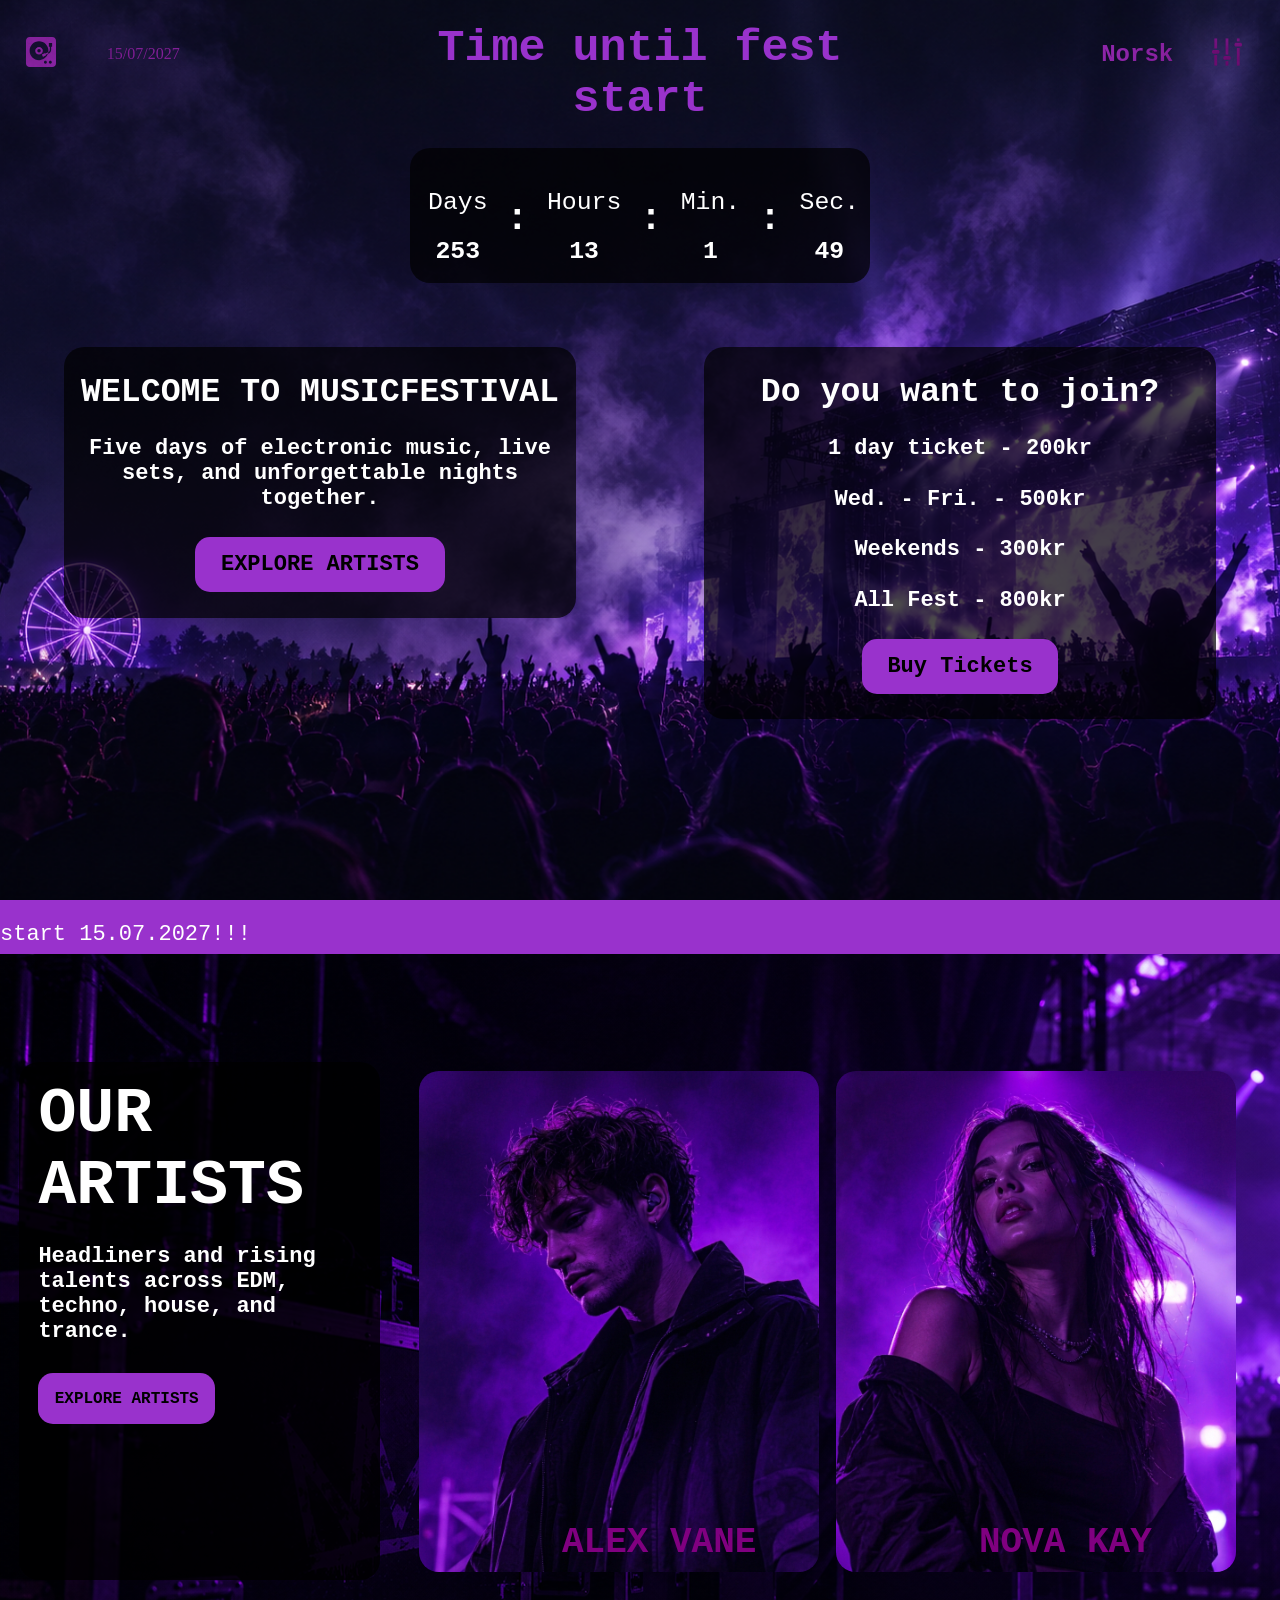
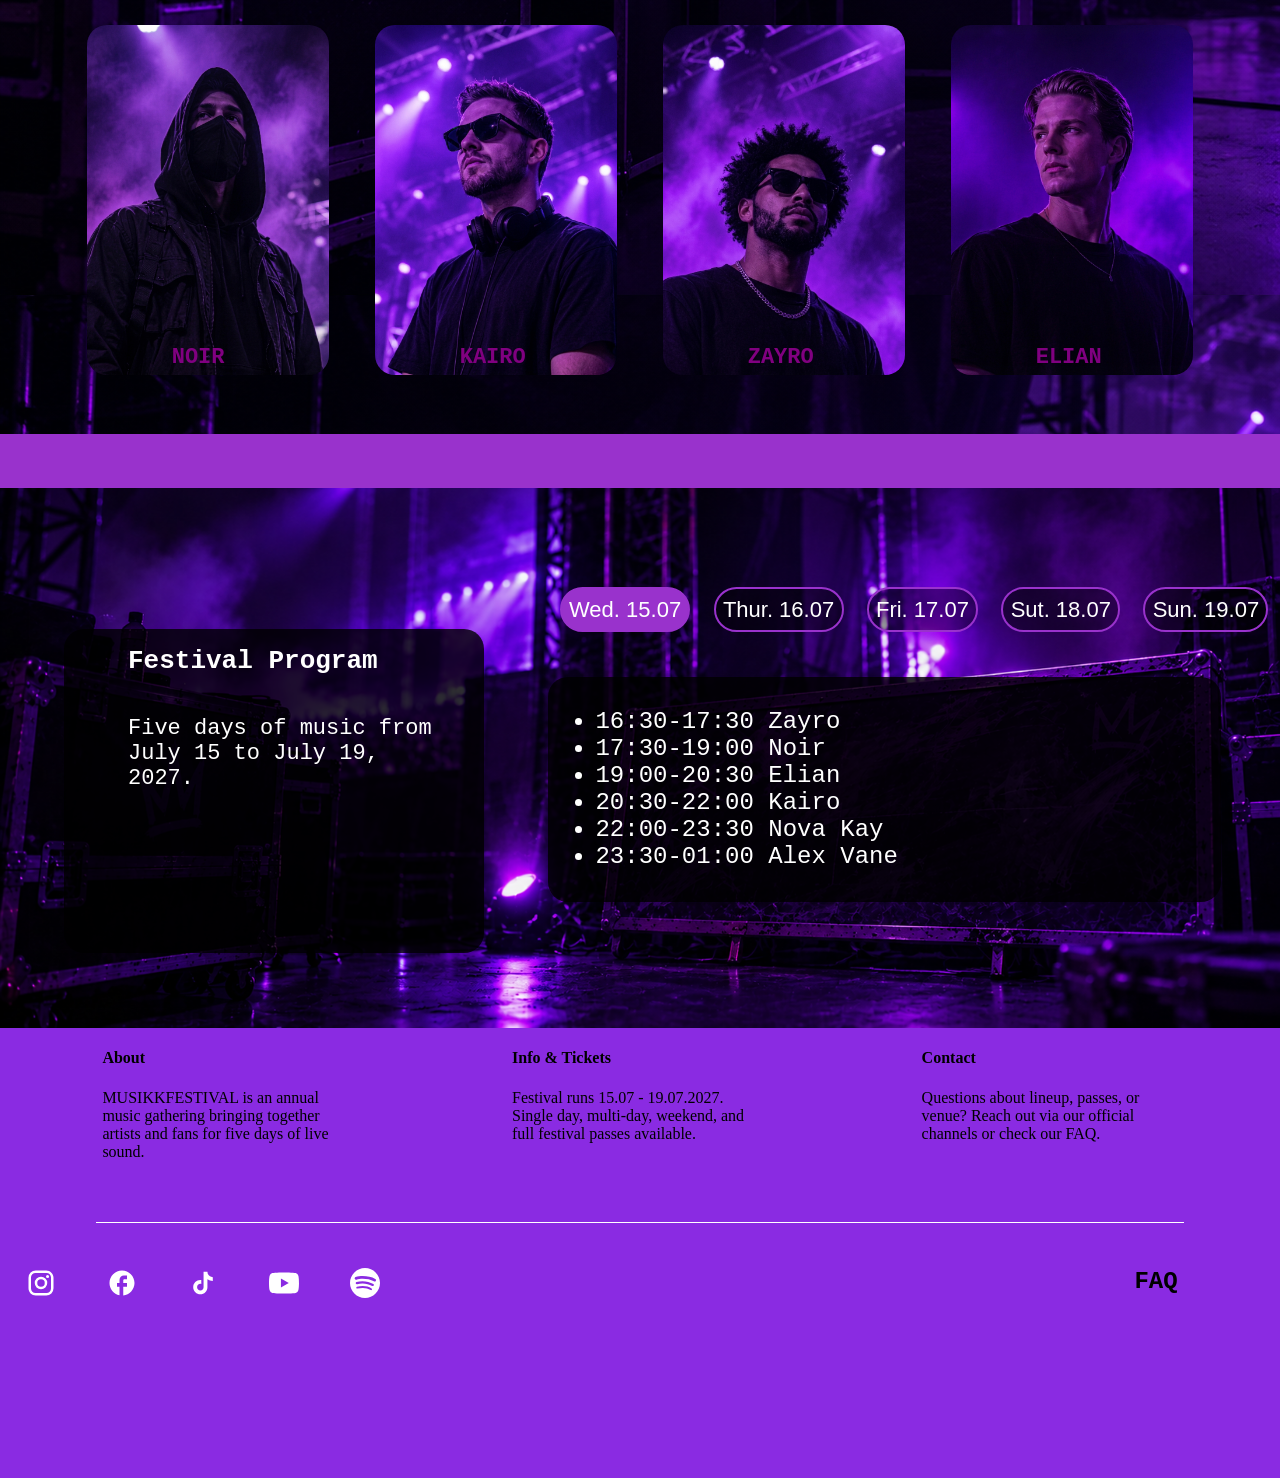
<file: index.html>
<!DOCTYPE html>
<html lang="en">
<head>
    <meta charset="UTF-8">
    <meta name="viewport" content="width=device-width, initial-scale=1.0">
    <title>MUSIKKFESTIVAL</title>
    <link rel="stylesheet" href="css/style.css">
</head>
<body class="body">
    <hdr class="hdr">
        <a href="index.html" id="hdrLogo" class="hdrItem">
            <svg viewBox="0 0 512 512" >
                <g>
                	<path class="st0" d="M222.311,168.91c-36.324,0-65.763,29.446-65.763,65.778c0,36.324,29.439,65.763,65.763,65.763
                		c36.324,0,65.77-29.438,65.77-65.763C288.081,198.356,258.635,168.91,222.311,168.91z M222.311,263.581
                		c-15.964,0-28.9-12.928-28.9-28.908c0-15.957,12.936-28.908,28.9-28.908c15.964,0,28.9,12.951,28.9,28.908
                		C251.211,250.654,238.275,263.581,222.311,263.581z"/>
                	<path class="st0" d="M378.253,260.656l-48.714,22.512l-1.141-2.467c-1.952-4.234-6.973-6.082-11.215-4.137l-38.904,17.957
                		c-4.242,1.952-6.09,6.982-4.138,11.216l11.666,25.269c1.952,4.242,6.982,6.09,11.216,4.129l38.903-17.949
                		c4.242-1.961,6.098-6.974,4.138-11.216l-1.148-2.49l34.781-16.053c3.214-8.95,5.52-18.351,7.014-27.96
                		C379.892,259.901,379.072,260.287,378.253,260.656z"/>
                	<path class="st0" d="M450.355,0.008L61.637,0C27.603,0.016,0.012,27.583,0.004,61.641v388.71
                		c0.008,34.05,27.582,61.641,61.633,61.641L450.355,512c34.051-0.008,61.624-27.599,61.641-61.649V61.641
                		C511.979,27.583,484.397,0.016,450.355,0.008z M331.428,455.461c-13.892,0-25.164-11.272-25.164-25.164
                		c0-13.899,11.272-25.164,25.164-25.164c13.9,0,25.164,11.265,25.164,25.164C356.592,444.188,345.328,455.461,331.428,455.461z
                		 M415.308,455.461c-13.892,0-25.164-11.272-25.164-25.164c0-13.899,11.272-25.164,25.164-25.164
                		c13.9,0,25.164,11.265,25.164,25.164C440.472,444.188,429.208,455.461,415.308,455.461z M445.478,167.826h-16.382
                		c0,24.971,0,48.392,0,48.392c0,27.808-16.174,53.164-41.458,64.79l-13.94,6.42c-21.766,62.637-81.342,107.582-151.354,107.582
                		c-88.58,0-160.312-71.797-160.312-160.305c0-88.58,71.732-160.305,160.312-160.305c88.5,0,160.305,71.724,160.305,160.305
                		c0,8.42-0.667,16.704-1.937,24.763c15.957-8.429,26.016-25.06,26.016-43.25c0,0,0-23.421,0-48.392h-16.148v-67.105h54.899V167.826z
                		"/>
                </g>
            </svg>
        </a>
        <p id="startDate" class="hdrItem">15/07/2027</p>
        <a href="" id="langButt" class="hdrItem" data-lang="langBtnText">English</a>
        <a href="" id="hdrMenuButt" class="hdrItem">
            <svg  viewBox="0 0 512 512" >
            <g>
	            <rect x="424" y="24" class="st0" width="48" height="52"/>
	            <rect x="424" y="188" class="st0" width="48" height="300"/>
	            <path class="st0" d="M484.79,100h-73.578C396.188,100,384,112.188,384,127.211v9.578c0,15.023,12.188,27.21,27.211,27.21h73.578
	            	c15.023,0,27.21-12.187,27.21-27.21v-9.578C512,112.188,499.813,100,484.79,100z"/>
	            <rect x="231.985" y="24" class="st0" width="48" height="276.641"/>
	            <rect x="231.985" y="412.641" class="st0" width="48" height="75.359"/>
	            <path class="st0" d="M292.774,324.641h-73.578c-15.023,0-27.21,12.187-27.21,27.211v9.578c0,15.024,12.187,27.211,27.21,27.211
	            	h73.578c15.023,0,27.211-12.187,27.211-27.211v-9.578C319.985,336.828,307.797,324.641,292.774,324.641z"/>
	            <rect x="40" y="308" class="st0" width="48" height="180"/>
	            <rect x="40" y="24" class="st0" width="48" height="172"/>
	            <path class="st0" d="M100.79,220H27.211C12.188,220,0,232.188,0,247.211v9.578C0,271.813,12.188,284,27.211,284h73.578
	            	c15.023,0,27.21-12.187,27.21-27.21v-9.578C128,232.188,115.813,220,100.79,220z"/>
            </g>
            </svg>
            
        </a>
    </hdr>
    <div id="menuOverlay">
        <div id="menuBox">
            <a href="" id="closeMenuButt">X</a>
            <a href="index.html" class="menuLink" data-lang="menuHome">Home</a>
            <a href="artists.html" class="menuLink" data-lang="menuArtists">Artists</a>
            <a href="tickets.html" class="menuLink" data-lang="menuTickets">Tickets</a>
            <a href="faq.html" class="menuLink" data-lang="menuFaq">FAQ</a>
        </div>
    </div>
    <main class="main">
        <div id="frame1">
            <div class="counterBox">
                <h2 id="counterTitle" data-lang="counterTitle">Time until fest start</h2>
                <div id="counterTimer">
                    <div class="counterNameBox">
                        <p data-lang="daysLabel">Days</p>
                        <h1 id="days">160</h1>
                    </div>
                    <h4>:</h4>
                    <div class="counterNameBox">
                        <p data-lang="hoursLabel">Hours</p>
                        <h1 id="hours">14</h1>
                    </div>
                    <h4>:</h4>
                    <div class="counterNameBox">
                        <p data-lang="minLabel">Min.</p>
                        <h1 id="minutes">47</h1>
                    </div>
                    <h4>:</h4>
                    <div class="counterNameBox">
                        <p data-lang="secLabel">Sec.</p>
                        <h1 id="seconds">57</h1>
                    </div>
                </div>
            </div>

            <div id="f1Row">   
                <div class="f1Box">
                    <h1 data-lang="heroTitle">VELKOMEN TIL MUSIKKFESTIVAL</h1>
                    <h3 data-lang="heroSub">Five days of electronic music, live sets, and unforgettable nights together.</h3>
                    <a href="artists.html" class="butt">
                        <p data-lang="exploreBtn">EXPLORE ARTISTS</p>

                    </a>
                </div>
                <div class="f1Box" id="ticketBox">
                    <h1 data-lang="joinTitle">Do you want to join?</h1>
                    <h3>1 day ticket - 200kr</h3>
                    <h3>Wed. - Fri. - 500kr</h3>
                    <h3>Weekends - 300kr</h3>
                    <h3>All Fest - 800kr</h3>
                    <a href="tickets.html" class="butt">
                        <p data-lang="buyBtn">Buy Tickets</p>
                    </a>
                </div>
            </div>
            
        </div>
        <div id="lineBetween">
            <p id="inLineText"> start 15.07.2027!!!</p>
        </div>
        <div id="frame2">
            <div class="f2TitleBox">
                <h1 data-lang="ourArtistsTitle">OUR ARTISTS</h1>
                <p data-lang="ourArtistsSub">Headliners and rising talents across EDM, techno, house, and trance.</p>
                <a href="artists.html" class="butt" data-lang="exploreBtn">EXPLORE ARTISTS</a>
            </div>
            <div class="mainArtistsBox">
                <div class="mainArtist" id="m1">
                    <a href="artists.html">ALEX VANE</a>
                </div>
                <div class="mainArtist" id="m2">
                    <a href="artists.html">NOVA KAY</a>
                </div>
            </div>
            <div class="smallArtistsBox">
                <div class="smallArtist" id="s1">
                    <a href="artists.html">NOIR</a>
                </div>
                <div class="smallArtist" id="s2">
                    <a href="artists.html">KAIRO</a>
                </div>
                <div class="smallArtist" id="s3">
                    <a href="artists.html">ZAYRO</a>
                </div>
                <div class="smallArtist" id="s4">
                    <a href="artists.html">ELIAN</a>
                </div>
            </div>
        </div>
        <div id="lineBetween">
            <p id="inLineText"></p>
        </div>
        <div id="frame3">
            <div class="f3TitleBox">
                <h1 data-lang="programTitle">Festival Program</h1>
                <p data-lang="programSub">Five days of music from July 15 to July 19, 2027.</p>
            </div>
            <div class="scheduleBox">
                <div class="buttBox">
                    <button href="" class="schButt active"> Wed. 15.07</button>
                    <button href="" class="schButt"> Thur. 16.07</button>
                    <button href="" class="schButt"> Fri. 17.07</button>
                    <button href="" class="schButt"> Sut. 18.07</button>
                    <button href="" class="schButt"> Sun. 19.07</button>

                </div>

                <div id="schedule">
                    <ul id="scheduleList">
                        <li>16:30-17:30 Zayro</li>
                        <li>17:30-19:00 Noir</li>
                        <li>19:00-20:30 Elian</li>
                        <li>20:30-22:00 Kairo</li>
                        <li>22:00-23:30 Nova Kay</li>
                        <li>23:30-01:00 Alex Vane</li>
                    </ul>
                </div>
            </div>

        </div>
    </main>
    <ftr class="ftr">
        <div id="ftrBox">
            <div class="ftrItem">
                <h4 data-lang="ftrT1">Title1</h4>
                <p data-lang="ftrP1">MUSIKKFESTIVAL is an annual music gathering bringing together artists and fans for five days of live sound.</p>
            </div>
            <div class="ftrItem">
                <h4 data-lang="ftrT2">Title2</h4>
                <p data-lang="ftrP2">Festival runs 15.07 - 19.07.2027. Single day, multi-day, weekend, and full festival passes available.</p>
            </div>
            <div class="ftrItem">
                <h4 data-lang="ftrT3">Title3</h4>
                <p data-lang="ftrP3">Questions about lineup, passes, or venue? Reach out via our official channels before the festival starts.</p>
            </div>
        </div>
        <div id="stroke"></div>
        <div id="ftrUnderBox">
            <a href="https://www.instagram.com/" target="_blank" id="ftrLogo" class="hdrItem">
                <svg viewBox="0 0 24 24">
                    <path d="M7.8 2h8.4C19.4 2 22 4.6 22 7.8v8.4a5.8 5.8 0 0 1-5.8 5.8H7.8C4.6 22 2 19.4 2 16.2V7.8A5.8 5.8 0 0 1 7.8 2zm-.2 2A3.6 3.6 0 0 0 4 7.6v8.8C4 18.39 5.61 20 7.6 20h8.8a3.6 3.6 0 0 0 3.6-3.6V7.6C20 5.61 18.39 4 16.4 4H7.6zm9.65 1.5a1.25 1.25 0 0 1 1.25 1.25A1.25 1.25 0 0 1 17.25 8 1.25 1.25 0 0 1 16 6.75a1.25 1.25 0 0 1 1.25-1.25zM12 7a5 5 0 0 1 5 5 5 5 0 0 1-5 5 5 5 0 0 1-5-5 5 5 0 0 1 5-5zm0 2a3 3 0 0 0-3 3 3 3 0 0 0 3 3 3 3 0 0 0 3-3 3 3 0 0 0-3-3z"/>
                </svg>
            </a>
            <a href="https://www.facebook.com/" target="_blank" id="ftrLogo" class="hdrItem">
                <svg viewBox="0 0 24 24">
                    <path d="M22 12c0-5.52-4.48-10-10-10S2 6.48 2 12c0 4.84 3.44 8.87 8 9.8V15H8v-3h2V9.5C10 7.57 11.57 6 13.5 6H16v3h-2c-.55 0-1 .45-1 1v2h3v3h-3v6.95c5.05-.5 9-4.76 9-9.95z"/>
                </svg>
            </a>
            <a href="https://www.tiktok.com/" target="_blank" id="ftrLogo" class="hdrItem">
                <svg viewBox="0 0 24 24">
                    <path d="M16.6 5.82s.51.5 0 0A4.278 4.278 0 0 1 15.54 3h-3.09v12.4a2.592 2.592 0 0 1-2.59 2.5c-1.42 0-2.6-1.16-2.6-2.6 0-1.72 1.66-3.01 3.37-2.48V9.66c-3.45-.46-6.47 2.22-6.47 5.64 0 3.33 2.76 5.7 5.69 5.7 3.14 0 5.69-2.55 5.69-5.7V9.01a7.35 7.35 0 0 0 4.3 1.38V7.3s-1.88.09-3.24-1.48z"/>
                </svg>
            </a>
            <a href="https://www.youtube.com/" target="_blank" id="ftrLogo" class="hdrItem">
                <svg viewBox="0 0 24 24">
                    <path d="M23.498 6.186a3.016 3.016 0 0 0-2.122-2.136C19.505 3.545 12 3.545 12 3.545s-7.505 0-9.377.505A3.017 3.017 0 0 0 .502 6.186C0 8.07 0 12 0 12s0 3.93.502 5.814a3.016 3.016 0 0 0 2.122 2.136c1.871.505 9.376.505 9.376.505s7.505 0 9.377-.505a3.015 3.015 0 0 0 2.122-2.136C24 15.93 24 12 24 12s0-3.93-.502-5.814zM9.545 15.568V8.432L15.818 12l-6.273 3.568z"/>
                </svg>
            </a>
            <a href="https://open.spotify.com/" target="_blank" id="ftrLogo" class="hdrItem">
                <svg viewBox="0 0 24 24">
                    <path d="M12 0C5.4 0 0 5.4 0 12s5.4 12 12 12 12-5.4 12-12S18.66 0 12 0zm5.521 17.34c-.24.359-.66.48-1.021.24-2.82-1.74-6.36-2.101-10.561-1.141-.418.122-.779-.179-.899-.539-.12-.421.18-.78.54-.9 4.56-1.021 8.52-.6 11.64 1.32.42.18.479.659.301 1.02zm1.44-3.3c-.301.42-.841.6-1.262.3-3.239-1.98-8.159-2.58-11.939-1.38-.479.12-1.02-.12-1.14-.6-.12-.48.12-1.021.6-1.141C9.6 9.9 15 10.561 18.72 12.84c.361.181.54.78.241 1.2zm.12-3.36C15.24 8.4 8.82 8.16 5.16 9.301c-.6.179-1.2-.181-1.38-.721-.18-.601.18-1.2.72-1.381 4.26-1.26 11.28-1.02 15.721 1.621.539.3.719 1.02.419 1.56-.299.421-1.02.599-1.559.3z"/>
                </svg>
            </a>
            <a href="faq.html" id="ftrFaqLink" data-lang="menuFaq">FAQ</a>
        </div>
    </ftr>
    <script src="script/timer.js"></script>
    <script src="script/buttonLigic.js"></script>
</body>
</html>
</file>
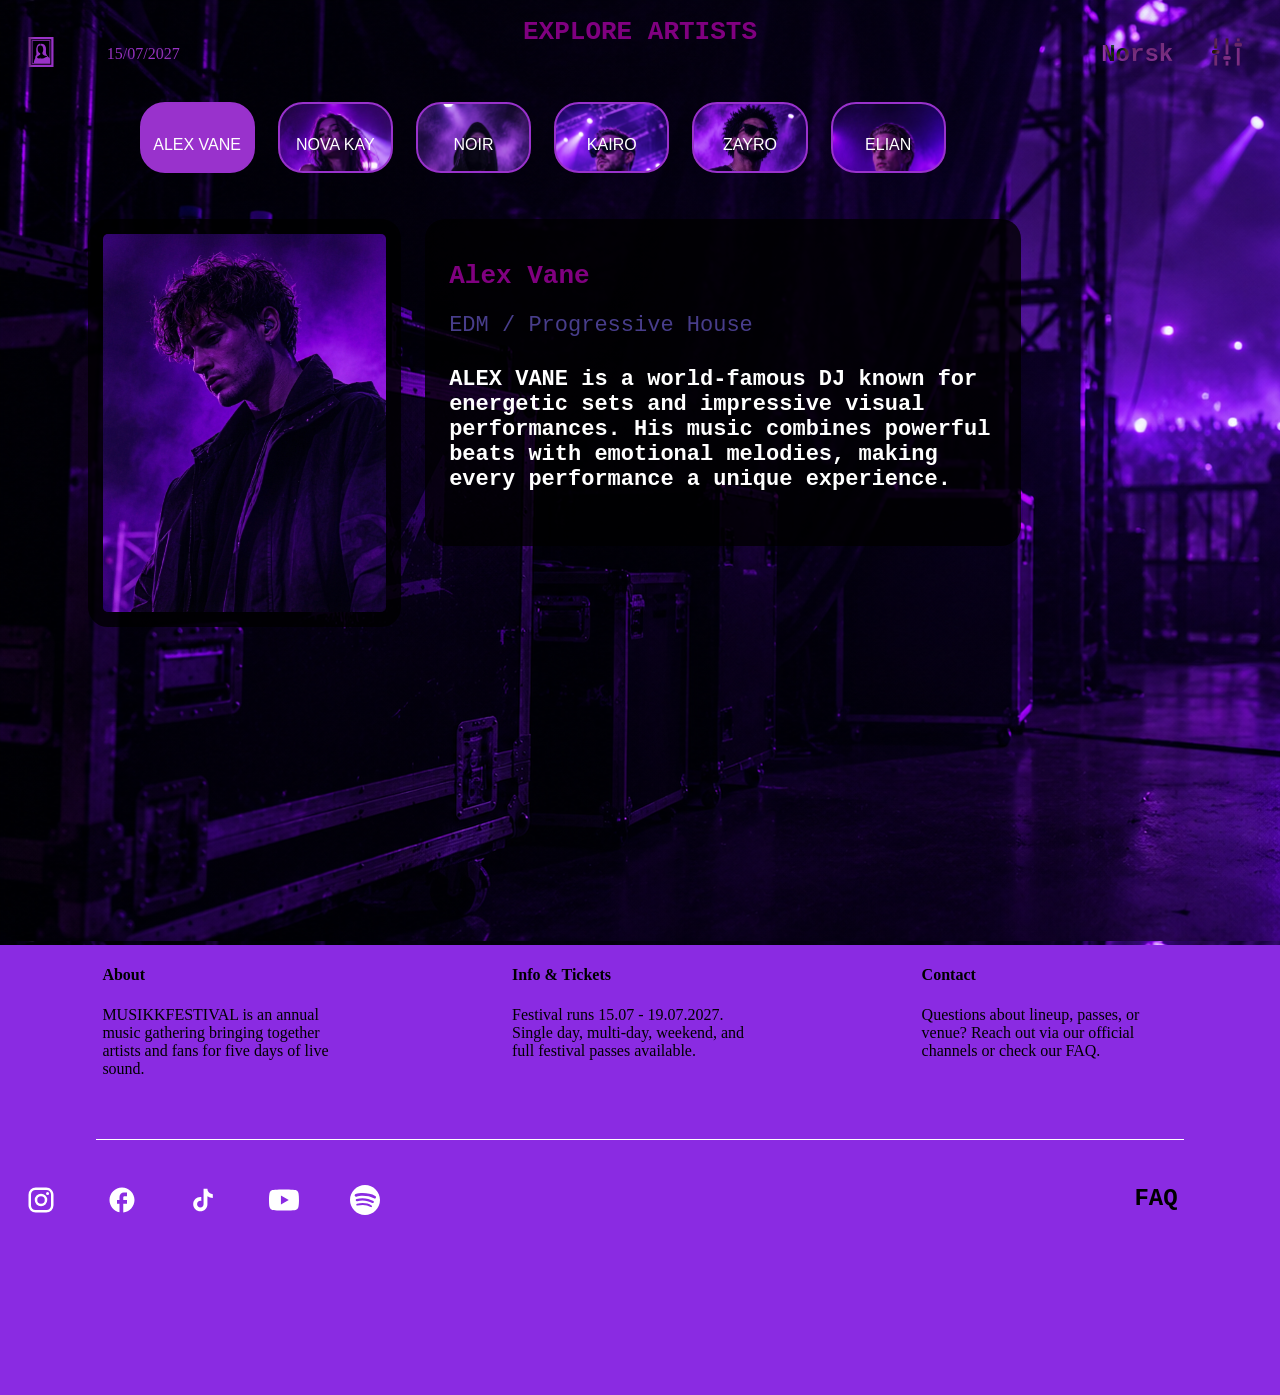
<file: artists.html>
<!DOCTYPE html>
<html lang="en">
<head>
    <meta charset="UTF-8">
    <meta name="viewport" content="width=device-width, initial-scale=1.0">
    <title>Artists — MUSIKKFESTIVAL</title>
    <link rel="stylesheet" href="css/style.css">
</head>
<body class="body">
    <hdr class="hdr">
        <a href="index.html" id="hdrLogo" class="hdrItem">
            <svg  viewBox="0 0 512 512">
            <g>
	            <path class="st0" d="M42.436,0v512H61.6h407.964V0H42.436z M431.228,473.664H80.769V38.328h350.459V473.664z"/>
	            <path class="st0" d="M414.799,450.398V54.757H97.193v402.486h317.606V450.398z M401.11,366.201
		                            c-3.654-7.718-8.44-14.709-14.695-20.284c-50.18-44.764-45.007-74.203-45.992-92.435c-1.262-23.412,24.05-142.4-89.869-137.962
		                            c-3.474,4.522-6.993,20.596-6.678,29.14c42.746-1.304,50.313,35.603,50.313,70.728s-17.05,58.344-17.05,58.344
		                            c-0.804,2.371-2.074,1.733-0.683,3.814c0,0,2.458,2.961,5.458,6.179c3.266,14.237,15.277,32.42,43.634,35.569
		                            c20.361,2.268,22.392,4.528,31.817,9.404c2.545,2.316,4.404,4.591,5.319,6.782c-20.888-0.957-56.158,26.574-56.158,26.574
		                            s-34.872,6.768-67.011,5.548c2.559-3.676,5.52-6.858,8.852-9.07c1.523-1.013,1.935-3.079,0.916-4.605
		                            c-1.016-1.525-3.079-1.942-4.604-0.929c-4.788,3.203-8.61,7.642-11.716,12.441c-0.364,0.569-0.7,1.144-1.048,1.72
		                            c-18.717-1.539-35.402-6.311-42.146-17.448c-9.889-16.311,52.212-45.562,52.212-45.562v-29.425c0,0-11.674,0.27-26.862-16.179
		                            c-22.326-24.196-16.876-79.613-7.316-94.897c14.276-22.816,29.428-16.138,29.112-19.93c-1.05-12.65,5.829-28.253,5.829-28.253
		                            c-4.58,0.222-15.08,2.04-26.002,6.567c-11.751,4.882-30.735,17.539-40.229,68.163c-8.749,46.658,9.455,102.566-1.932,115.853
		                            c-11.394,13.287-15.191,23.731-15.191,32.276c0,16.387-3.162,32.039-5.062,33.939c-1.769,1.776-18.832,27.573-21.103,71.29h-22.337
		                            V68.447H401.11V366.201z"/>
            </g>
            </svg>
        </a>
        <p id="startDate" class="hdrItem">15/07/2027</p>
        <a href="" id="langButt" class="hdrItem">English</a>
        <a href="" id="hdrMenuButt" class="hdrItem">
            <svg  viewBox="0 0 512 512" >
            <g>
	            <rect x="424" y="24" class="st0" width="48" height="52"/>
	            <rect x="424" y="188" class="st0" width="48" height="300"/>
	            <path class="st0" d="M484.79,100h-73.578C396.188,100,384,112.188,384,127.211v9.578c0,15.023,12.188,27.21,27.211,27.21h73.578
	            	c15.023,0,27.21-12.187,27.21-27.21v-9.578C512,112.188,499.813,100,484.79,100z"/>
	            <rect x="231.985" y="24" class="st0" width="48" height="276.641"/>
	            <rect x="231.985" y="412.641" class="st0" width="48" height="75.359"/>
	            <path class="st0" d="M292.774,324.641h-73.578c-15.023,0-27.21,12.187-27.21,27.211v9.578c0,15.024,12.187,27.211,27.21,27.211
	            	h73.578c15.023,0,27.211-12.187,27.211-27.211v-9.578C319.985,336.828,307.797,324.641,292.774,324.641z"/>
	            <rect x="40" y="308" class="st0" width="48" height="180"/>
	            <rect x="40" y="24" class="st0" width="48" height="172"/>
	            <path class="st0" d="M100.79,220H27.211C12.188,220,0,232.188,0,247.211v9.578C0,271.813,12.188,284,27.211,284h73.578
	            	c15.023,0,27.21-12.187,27.21-27.21v-9.578C128,232.188,115.813,220,100.79,220z"/>
            </g>
            </svg>
        </a>
    </hdr>
    <div id="menuOverlay">
        <div id="menuBox">
            <a href="" id="closeMenuButt">X</a>
            <a href="index.html" class="menuLink" data-lang="menuHome">Home</a>
            <a href="artists.html" class="menuLink" data-lang="menuArtists">Artists</a>
            <a href="tickets.html" class="menuLink" data-lang="menuTickets">Tickets</a>
            <a href="faq.html" class="menuLink" data-lang="menuFaq">FAQ</a>
        </div>
    </div>
    <main class="main">
        <div id="artistFrame">
            <div class="hdrTitle">
                <h1 data-lang="exploreBtn">EXPLORE ARTISTS</h1>
            </div>
            <div class="buttBox" id="artistButBox">
                <button class="artistButt active" id="artBut1" data-index="0"> <p>ALEX VANE</p></button>
                <button class="artistButt" id="artBut2" data-index="1"> <p>NOVA KAY</p></button>
                <button class="artistButt" id="artBut3" data-index="2"> <p>NOIR</p></button>
                <button class="artistButt" id="artBut4" data-index="3"> <p>KAIRO</p></button>
                <button class="artistButt" id="artBut5" data-index="4"> <p>ZAYRO</p></button>
                <button class="artistButt" id="artBut6" data-index="5"> <p>ELIAN</p></button>

            </div>
            <div id="artInfoBox">
                <img id="artPhoto" src="img/Artists/AlexVane.jpg"></img>
                <div id="infoText">
                    <h1 id="artName">Alex Vane</h1>
                    <p id="artGenre">EDM / Progressive House</p>
                    <h4 id="artBio">ALEX VANE is a world-famous DJ known for energetic sets and impressive visual performances. His music combines powerful 
                        beats with emotional melodies, making every performance a unique experience.</h4>
                </div>
            </div>
        </div>
    </main>
    <ftr class="ftr">
        <div id="ftrBox">
            <div class="ftrItem">
                <h4 data-lang="ftrT1">Title1</h4>
                <p data-lang="ftrP1">MUSIKKFESTIVAL is an annual music gathering bringing together artists and fans for five days of live sound.</p>
            </div>
            <div class="ftrItem">
                <h4 data-lang="ftrT2">Title2</h4>
                <p data-lang="ftrP2">Festival runs 15.07 - 19.07.2027. Single day, multi-day, weekend, and full festival passes available.</p>
            </div>
            <div class="ftrItem">
                <h4 data-lang="ftrT3">Title3</h4>
                <p data-lang="ftrP3">Questions about lineup, passes, or venue? Reach out via our official channels before the festival starts.</p>
            </div>
        </div>
        <div id="stroke"></div>
        <div id="ftrUnderBox">
            <a href="https://www.instagram.com/" target="_blank" id="ftrLogo" class="hdrItem">
                <svg viewBox="0 0 24 24">
                    <path d="M7.8 2h8.4C19.4 2 22 4.6 22 7.8v8.4a5.8 5.8 0 0 1-5.8 5.8H7.8C4.6 22 2 19.4 2 16.2V7.8A5.8 5.8 0 0 1 7.8 2zm-.2 2A3.6 3.6 0 0 0 4 7.6v8.8C4 18.39 5.61 20 7.6 20h8.8a3.6 3.6 0 0 0 3.6-3.6V7.6C20 5.61 18.39 4 16.4 4H7.6zm9.65 1.5a1.25 1.25 0 0 1 1.25 1.25A1.25 1.25 0 0 1 17.25 8 1.25 1.25 0 0 1 16 6.75a1.25 1.25 0 0 1 1.25-1.25zM12 7a5 5 0 0 1 5 5 5 5 0 0 1-5 5 5 5 0 0 1-5-5 5 5 0 0 1 5-5zm0 2a3 3 0 0 0-3 3 3 3 0 0 0 3 3 3 3 0 0 0 3-3 3 3 0 0 0-3-3z"/>
                </svg>
            </a>
            <a href="https://www.facebook.com/" target="_blank" id="ftrLogo" class="hdrItem">
                <svg viewBox="0 0 24 24">
                    <path d="M22 12c0-5.52-4.48-10-10-10S2 6.48 2 12c0 4.84 3.44 8.87 8 9.8V15H8v-3h2V9.5C10 7.57 11.57 6 13.5 6H16v3h-2c-.55 0-1 .45-1 1v2h3v3h-3v6.95c5.05-.5 9-4.76 9-9.95z"/>
                </svg>
            </a>
            <a href="https://www.tiktok.com/" target="_blank" id="ftrLogo" class="hdrItem">
                <svg viewBox="0 0 24 24">
                    <path d="M16.6 5.82s.51.5 0 0A4.278 4.278 0 0 1 15.54 3h-3.09v12.4a2.592 2.592 0 0 1-2.59 2.5c-1.42 0-2.6-1.16-2.6-2.6 0-1.72 1.66-3.01 3.37-2.48V9.66c-3.45-.46-6.47 2.22-6.47 5.64 0 3.33 2.76 5.7 5.69 5.7 3.14 0 5.69-2.55 5.69-5.7V9.01a7.35 7.35 0 0 0 4.3 1.38V7.3s-1.88.09-3.24-1.48z"/>
                </svg>
            </a>
            <a href="https://www.youtube.com/" target="_blank" id="ftrLogo" class="hdrItem">
                <svg viewBox="0 0 24 24">
                    <path d="M23.498 6.186a3.016 3.016 0 0 0-2.122-2.136C19.505 3.545 12 3.545 12 3.545s-7.505 0-9.377.505A3.017 3.017 0 0 0 .502 6.186C0 8.07 0 12 0 12s0 3.93.502 5.814a3.016 3.016 0 0 0 2.122 2.136c1.871.505 9.376.505 9.376.505s7.505 0 9.377-.505a3.015 3.015 0 0 0 2.122-2.136C24 15.93 24 12 24 12s0-3.93-.502-5.814zM9.545 15.568V8.432L15.818 12l-6.273 3.568z"/>
                </svg>
            </a>
            <a href="https://open.spotify.com/" target="_blank" id="ftrLogo" class="hdrItem">
                <svg viewBox="0 0 24 24">
                    <path d="M12 0C5.4 0 0 5.4 0 12s5.4 12 12 12 12-5.4 12-12S18.66 0 12 0zm5.521 17.34c-.24.359-.66.48-1.021.24-2.82-1.74-6.36-2.101-10.561-1.141-.418.122-.779-.179-.899-.539-.12-.421.18-.78.54-.9 4.56-1.021 8.52-.6 11.64 1.32.42.18.479.659.301 1.02zm1.44-3.3c-.301.42-.841.6-1.262.3-3.239-1.98-8.159-2.58-11.939-1.38-.479.12-1.02-.12-1.14-.6-.12-.48.12-1.021.6-1.141C9.6 9.9 15 10.561 18.72 12.84c.361.181.54.78.241 1.2zm.12-3.36C15.24 8.4 8.82 8.16 5.16 9.301c-.6.179-1.2-.181-1.38-.721-.18-.601.18-1.2.72-1.381 4.26-1.26 11.28-1.02 15.721 1.621.539.3.719 1.02.419 1.56-.299.421-1.02.599-1.559.3z"/>
                </svg>
            </a>
            <a href="faq.html" id="ftrFaqLink" data-lang="menuFaq">FAQ</a>
        </div>
    </ftr>

    <script src="script/buttonLigic.js"></script>
</body>
</html>
</file>
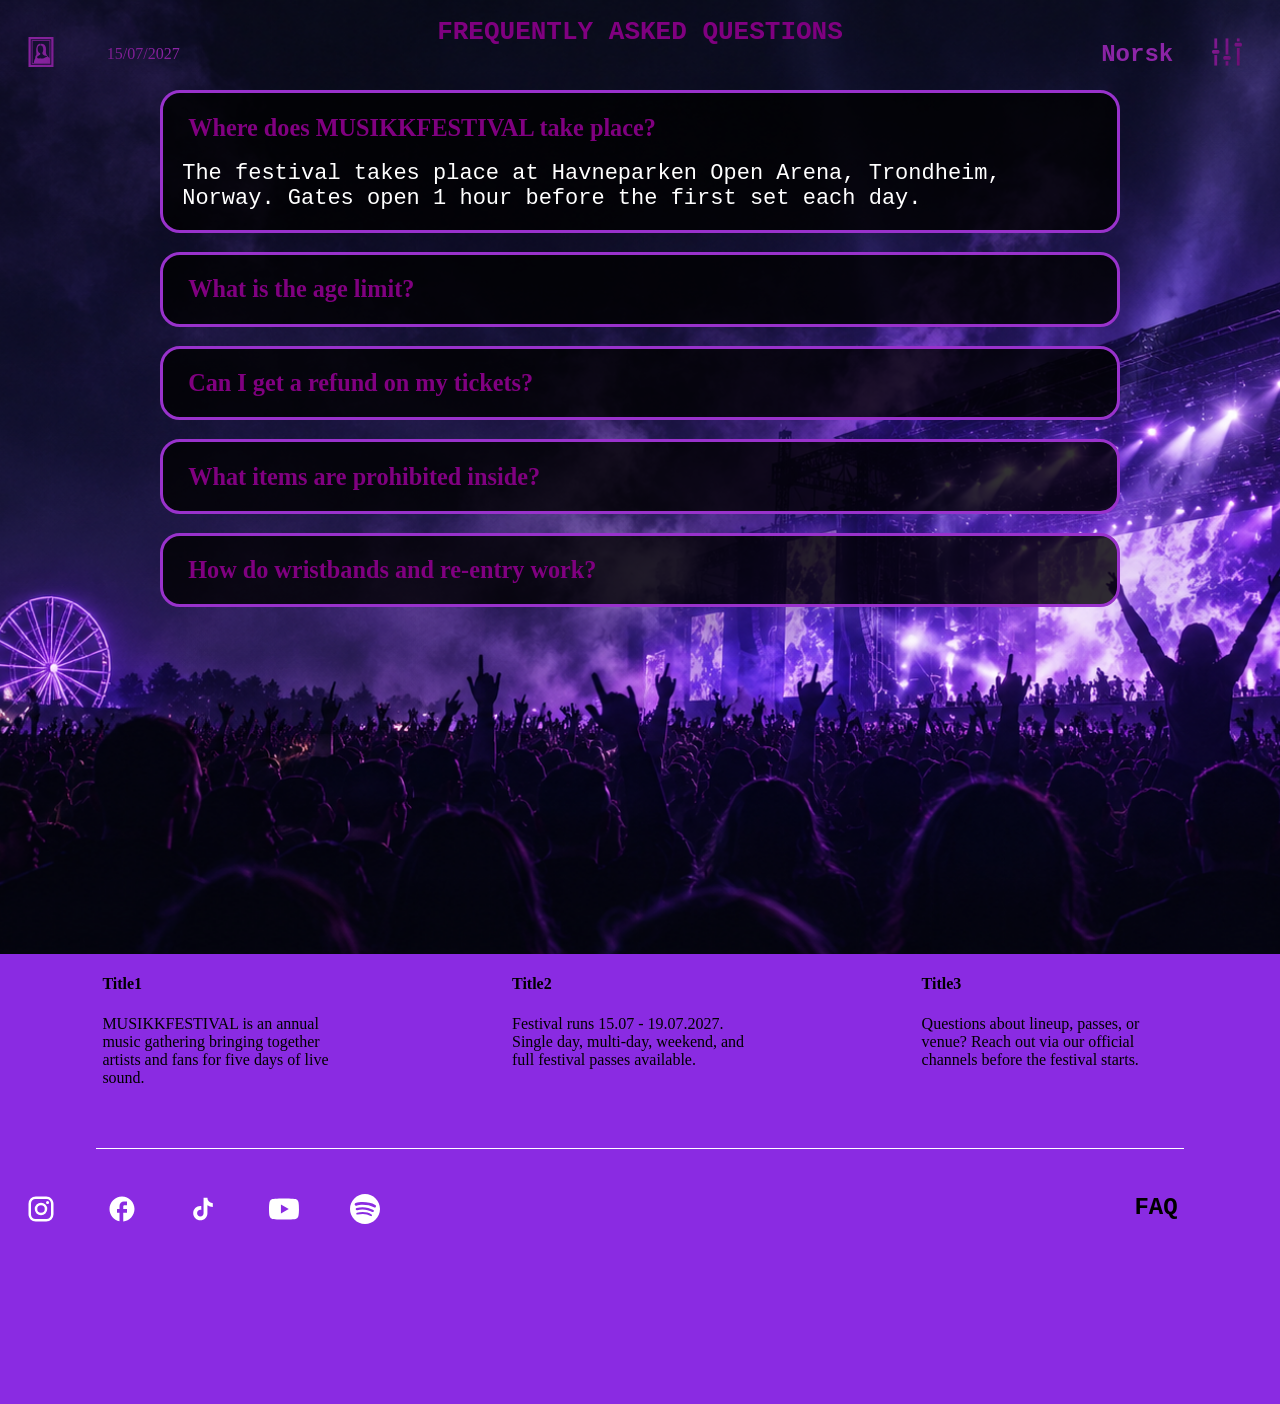
<file: faq.html>
<!DOCTYPE html>
<html lang="en">
<head>
    <meta charset="UTF-8">
    <meta name="viewport" content="width=device-width, initial-scale=1.0">
    <title>FAQ - MUSIKKFESTIVAL</title>
    <link rel="stylesheet" href="css/style.css">
</head>
<body class="body">
    <hdr class="hdr">
        <a href="index.html" id="hdrLogo" class="hdrItem">
            <svg  viewBox="0 0 512 512">
            <g>
	            <path class="st0" d="M42.436,0v512H61.6h407.964V0H42.436z M431.228,473.664H80.769V38.328h350.459V473.664z"/>
	            <path class="st0" d="M414.799,450.398V54.757H97.193v402.486h317.606V450.398z M401.11,366.201
		                            c-3.654-7.718-8.44-14.709-14.695-20.284c-50.18-44.764-45.007-74.203-45.992-92.435c-1.262-23.412,24.05-142.4-89.869-137.962
		                            c-3.474,4.522-6.993,20.596-6.678,29.14c42.746-1.304,50.313,35.603,50.313,70.728s-17.05,58.344-17.05,58.344
		                            c-0.804,2.371-2.074,1.733-0.683,3.814c0,0,2.458,2.961,5.458,6.179c3.266,14.237,15.277,32.42,43.634,35.569
		                            c20.361,2.268,22.392,4.528,31.817,9.404c2.545,2.316,4.404,4.591,5.319,6.782c-20.888-0.957-56.158,26.574-56.158,26.574
		                            s-34.872,6.768-67.011,5.548c2.559-3.676,5.52-6.858,8.852-9.07c1.523-1.013,1.935-3.079,0.916-4.605
		                            c-1.016-1.525-3.079-1.942-4.604-0.929c-4.788,3.203-8.61,7.642-11.716,12.441c-0.364,0.569-0.7,1.144-1.048,1.72
		                            c-18.717-1.539-35.402-6.311-42.146-17.448c-9.889-16.311,52.212-45.562,52.212-45.562v-29.425c0,0-11.674,0.27-26.862-16.179
		                            c-22.326-24.196-16.876-79.613-7.316-94.897c14.276-22.816,29.428-16.138,29.112-19.93c-1.05-12.65,5.829-28.253,5.829-28.253
		                            c-4.58,0.222-15.08,2.04-26.002,6.567c-11.751,4.882-30.735,17.539-40.229,68.163c-8.749,46.658,9.455,102.566-1.932,115.853
		                            c-11.394,13.287-15.191,23.731-15.191,32.276c0,16.387-3.162,32.039-5.062,33.939c-1.769,1.776-18.832,27.573-21.103,71.29h-22.337
		                            V68.447H401.11V366.201z"/>
            </g>
            </svg>
        </a>
        <p id="startDate" class="hdrItem">15/07/2027</p>
        <a href="" id="langButt" class="hdrItem">English</a>
        <a href="" id="hdrMenuButt" class="hdrItem">
            <svg  viewBox="0 0 512 512" >
            <g>
	            <rect x="424" y="24" class="st0" width="48" height="52"/>
	            <rect x="424" y="188" class="st0" width="48" height="300"/>
	            <path class="st0" d="M484.79,100h-73.578C396.188,100,384,112.188,384,127.211v9.578c0,15.023,12.188,27.21,27.211,27.21h73.578
	            	c15.023,0,27.21-12.187,27.21-27.21v-9.578C512,112.188,499.813,100,484.79,100z"/>
	            <rect x="231.985" y="24" class="st0" width="48" height="276.641"/>
	            <rect x="231.985" y="412.641" class="st0" width="48" height="75.359"/>
	            <path class="st0" d="M292.774,324.641h-73.578c-15.023,0-27.21,12.187-27.21,27.211v9.578c0,15.024,12.187,27.211,27.21,27.211
	            	h73.578c15.023,0,27.211-12.187,27.211-27.211v-9.578C319.985,336.828,307.797,324.641,292.774,324.641z"/>
	            <rect x="40" y="308" class="st0" width="48" height="180"/>
	            <rect x="40" y="24" class="st0" width="48" height="172"/>
	            <path class="st0" d="M100.79,220H27.211C12.188,220,0,232.188,0,247.211v9.578C0,271.813,12.188,284,27.211,284h73.578
	            	c15.023,0,27.21-12.187,27.21-27.21v-9.578C128,232.188,115.813,220,100.79,220z"/>
            </g>
            </svg>
        </a>
    </hdr>

    <div id="menuOverlay">
        <div id="menuBox">
            <a href="" id="closeMenuButt">X</a>
            <a href="index.html" class="menuLink" data-lang="menuHome">Home</a>
            <a href="artists.html" class="menuLink" data-lang="menuArtists">Artists</a>
            <a href="tickets.html" class="menuLink" data-lang="menuTickets">Tickets</a>
            <a href="faq.html" class="menuLink" data-lang="menuFaq">FAQ</a>
        </div>
    </div>

    <main class="main">
        <div id="faqFrame">
            <div class="hdrTitle">
                <h1 data-lang="faqTitle">FREQUENTLY ASKED QUESTIONS</h1>
            </div>

            <div id="faqListBox">
                <div class="faqItem active">
                    <button class="faqQuest" data-lang="faqQ1">Where does MUSIKKFESTIVAL take place?</button>
                    <p class="faqAns" data-lang="faqA1">The festival takes place at Havneparken Open Arena, Trondheim, Norway. Gates open 1 hour before the first set each day.</p>
                </div>

                <div class="faqItem">
                    <button class="faqQuest" data-lang="faqQ2">What is the age limit?</button>
                    <p class="faqAns" data-lang="faqA2">The general age limit is 18+. Guests aged 15-17 may enter until 21:00 only when accompanied by a legal guardian over 25.</p>
                </div>

                <div class="faqItem">
                    <button class="faqQuest" data-lang="faqQ3">Can I get a refund on my tickets?</button>
                    <p class="faqAns" data-lang="faqA3">Tickets are non-refundable unless the event is canceled. You can transfer your ticket name up to 48 hours before the festival starts.</p>
                </div>

                <div class="faqItem">
                    <button class="faqQuest" data-lang="faqQ4">What items are prohibited inside?</button>
                    <p class="faqAns" data-lang="faqA4">Outside food and drinks, glass bottles, professional cameras, drones, and sharp objects are not allowed inside the festival area.</p>
                </div>

                <div class="faqItem">
                    <button class="faqQuest" data-lang="faqQ5">How do wristbands and re-entry work?</button>
                    <p class="faqAns" data-lang="faqA5">Multi-day and All Fest tickets are exchanged for a personal wristband at the entrance. Re-entry is allowed until 22:00 each evening.</p>
                </div>
            </div>
        </div>
    </main>

    <ftr class="ftr">
        <div id="ftrBox">
            <div class="ftrItem">
                <h4>Title1</h4>
                <p>MUSIKKFESTIVAL is an annual music gathering bringing together artists and fans for five days of live sound.</p>
            </div>
            <div class="ftrItem">
                <h4>Title2</h4>
                <p>Festival runs 15.07 - 19.07.2027. Single day, multi-day, weekend, and full festival passes available.</p>
            </div>
            <div class="ftrItem">
                <h4>Title3</h4>
                <p>Questions about lineup, passes, or venue? Reach out via our official channels before the festival starts.</p>
            </div>
        </div>
        <div id="stroke"></div>
        <div id="ftrUnderBox">
            <a href="https://www.instagram.com/" target="_blank" id="ftrLogo" class="hdrItem">
                <svg viewBox="0 0 24 24">
                    <path d="M7.8 2h8.4C19.4 2 22 4.6 22 7.8v8.4a5.8 5.8 0 0 1-5.8 5.8H7.8C4.6 22 2 19.4 2 16.2V7.8A5.8 5.8 0 0 1 7.8 2zm-.2 2A3.6 3.6 0 0 0 4 7.6v8.8C4 18.39 5.61 20 7.6 20h8.8a3.6 3.6 0 0 0 3.6-3.6V7.6C20 5.61 18.39 4 16.4 4H7.6zm9.65 1.5a1.25 1.25 0 0 1 1.25 1.25A1.25 1.25 0 0 1 17.25 8 1.25 1.25 0 0 1 16 6.75a1.25 1.25 0 0 1 1.25-1.25zM12 7a5 5 0 0 1 5 5 5 5 0 0 1-5 5 5 5 0 0 1-5-5 5 5 0 0 1 5-5zm0 2a3 3 0 0 0-3 3 3 3 0 0 0 3 3 3 3 0 0 0 3-3 3 3 0 0 0-3-3z"/>
                </svg>
            </a>
            <a href="https://www.facebook.com/" target="_blank" id="ftrLogo" class="hdrItem">
                <svg viewBox="0 0 24 24">
                    <path d="M22 12c0-5.52-4.48-10-10-10S2 6.48 2 12c0 4.84 3.44 8.87 8 9.8V15H8v-3h2V9.5C10 7.57 11.57 6 13.5 6H16v3h-2c-.55 0-1 .45-1 1v2h3v3h-3v6.95c5.05-.5 9-4.76 9-9.95z"/>
                </svg>
            </a>
            <a href="https://www.tiktok.com/" target="_blank" id="ftrLogo" class="hdrItem">
                <svg viewBox="0 0 24 24">
                    <path d="M16.6 5.82s.51.5 0 0A4.278 4.278 0 0 1 15.54 3h-3.09v12.4a2.592 2.592 0 0 1-2.59 2.5c-1.42 0-2.6-1.16-2.6-2.6 0-1.72 1.66-3.01 3.37-2.48V9.66c-3.45-.46-6.47 2.22-6.47 5.64 0 3.33 2.76 5.7 5.69 5.7 3.14 0 5.69-2.55 5.69-5.7V9.01a7.35 7.35 0 0 0 4.3 1.38V7.3s-1.88.09-3.24-1.48z"/>
                </svg>
            </a>
            <a href="https://www.youtube.com/" target="_blank" id="ftrLogo" class="hdrItem">
                <svg viewBox="0 0 24 24">
                    <path d="M23.498 6.186a3.016 3.016 0 0 0-2.122-2.136C19.505 3.545 12 3.545 12 3.545s-7.505 0-9.377.505A3.017 3.017 0 0 0 .502 6.186C0 8.07 0 12 0 12s0 3.93.502 5.814a3.016 3.016 0 0 0 2.122 2.136c1.871.505 9.376.505 9.376.505s7.505 0 9.377-.505a3.015 3.015 0 0 0 2.122-2.136C24 15.93 24 12 24 12s0-3.93-.502-5.814zM9.545 15.568V8.432L15.818 12l-6.273 3.568z"/>
                </svg>
            </a>
            <a href="https://open.spotify.com/" target="_blank" id="ftrLogo" class="hdrItem">
                <svg viewBox="0 0 24 24">
                    <path d="M12 0C5.4 0 0 5.4 0 12s5.4 12 12 12 12-5.4 12-12S18.66 0 12 0zm5.521 17.34c-.24.359-.66.48-1.021.24-2.82-1.74-6.36-2.101-10.561-1.141-.418.122-.779-.179-.899-.539-.12-.421.18-.78.54-.9 4.56-1.021 8.52-.6 11.64 1.32.42.18.479.659.301 1.02zm1.44-3.3c-.301.42-.841.6-1.262.3-3.239-1.98-8.159-2.58-11.939-1.38-.479.12-1.02-.12-1.14-.6-.12-.48.12-1.021.6-1.141C9.6 9.9 15 10.561 18.72 12.84c.361.181.54.78.241 1.2zm.12-3.36C15.24 8.4 8.82 8.16 5.16 9.301c-.6.179-1.2-.181-1.38-.721-.18-.601.18-1.2.72-1.381 4.26-1.26 11.28-1.02 15.721 1.621.539.3.719 1.02.419 1.56-.299.421-1.02.599-1.559.3z"/>
                </svg>
            </a>
            <a href="faq.html" id="ftrFaqLink" data-lang="menuFaq">FAQ</a>
        </div>
    </ftr>

    <script src="script/buttonLigic.js"></script>
</body>
</html>
</file>
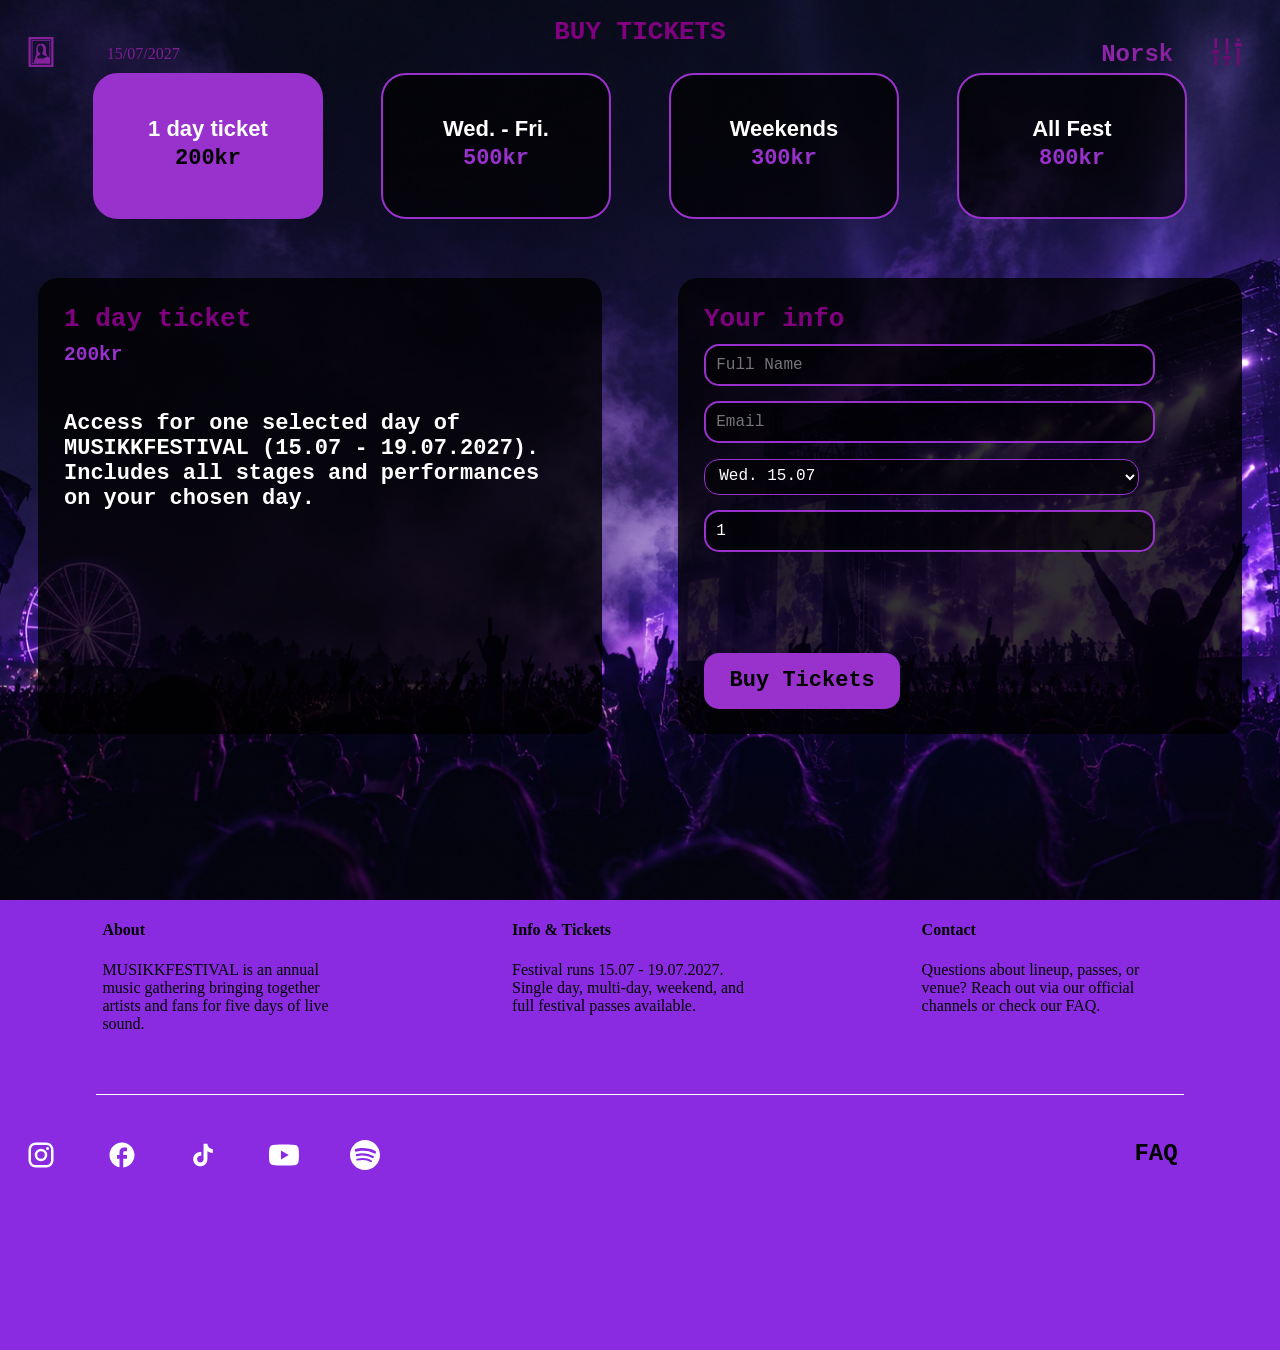
<file: tickets.html>
<!DOCTYPE html>
<html lang="en">
<head>
    <meta charset="UTF-8">
    <meta name="viewport" content="width=device-width, initial-scale=1.0">
    <title>Tickets — MUSIKKFESTIVAL</title>
    <link rel="stylesheet" href="css/style.css">
</head>
<body class="body">
    <hdr class="hdr">
        <a href="index.html" id="hdrLogo" class="hdrItem">
            <svg  viewBox="0 0 512 512">
            <g>
	            <path class="st0" d="M42.436,0v512H61.6h407.964V0H42.436z M431.228,473.664H80.769V38.328h350.459V473.664z"/>
	            <path class="st0" d="M414.799,450.398V54.757H97.193v402.486h317.606V450.398z M401.11,366.201
		                            c-3.654-7.718-8.44-14.709-14.695-20.284c-50.18-44.764-45.007-74.203-45.992-92.435c-1.262-23.412,24.05-142.4-89.869-137.962
		                            c-3.474,4.522-6.993,20.596-6.678,29.14c42.746-1.304,50.313,35.603,50.313,70.728s-17.05,58.344-17.05,58.344
		                            c-0.804,2.371-2.074,1.733-0.683,3.814c0,0,2.458,2.961,5.458,6.179c3.266,14.237,15.277,32.42,43.634,35.569
		                            c20.361,2.268,22.392,4.528,31.817,9.404c2.545,2.316,4.404,4.591,5.319,6.782c-20.888-0.957-56.158,26.574-56.158,26.574
		                            s-34.872,6.768-67.011,5.548c2.559-3.676,5.52-6.858,8.852-9.07c1.523-1.013,1.935-3.079,0.916-4.605
		                            c-1.016-1.525-3.079-1.942-4.604-0.929c-4.788,3.203-8.61,7.642-11.716,12.441c-0.364,0.569-0.7,1.144-1.048,1.72
		                            c-18.717-1.539-35.402-6.311-42.146-17.448c-9.889-16.311,52.212-45.562,52.212-45.562v-29.425c0,0-11.674,0.27-26.862-16.179
		                            c-22.326-24.196-16.876-79.613-7.316-94.897c14.276-22.816,29.428-16.138,29.112-19.93c-1.05-12.65,5.829-28.253,5.829-28.253
		                            c-4.58,0.222-15.08,2.04-26.002,6.567c-11.751,4.882-30.735,17.539-40.229,68.163c-8.749,46.658,9.455,102.566-1.932,115.853
		                            c-11.394,13.287-15.191,23.731-15.191,32.276c0,16.387-3.162,32.039-5.062,33.939c-1.769,1.776-18.832,27.573-21.103,71.29h-22.337
		                            V68.447H401.11V366.201z"/>
            </g>
            </svg>
        </a>
        <p id="startDate" class="hdrItem">15/07/2027</p>
        <a href="" id="langButt" class="hdrItem">English</a>
        <a href="" id="hdrMenuButt" class="hdrItem">
            <svg  viewBox="0 0 512 512" >
            <g>
	            <rect x="424" y="24" class="st0" width="48" height="52"/>
	            <rect x="424" y="188" class="st0" width="48" height="300"/>
	            <path class="st0" d="M484.79,100h-73.578C396.188,100,384,112.188,384,127.211v9.578c0,15.023,12.188,27.21,27.211,27.21h73.578
	            	c15.023,0,27.21-12.187,27.21-27.21v-9.578C512,112.188,499.813,100,484.79,100z"/>
	            <rect x="231.985" y="24" class="st0" width="48" height="276.641"/>
	            <rect x="231.985" y="412.641" class="st0" width="48" height="75.359"/>
	            <path class="st0" d="M292.774,324.641h-73.578c-15.023,0-27.21,12.187-27.21,27.211v9.578c0,15.024,12.187,27.211,27.21,27.211
	            	h73.578c15.023,0,27.211-12.187,27.211-27.211v-9.578C319.985,336.828,307.797,324.641,292.774,324.641z"/>
	            <rect x="40" y="308" class="st0" width="48" height="180"/>
	            <rect x="40" y="24" class="st0" width="48" height="172"/>
	            <path class="st0" d="M100.79,220H27.211C12.188,220,0,232.188,0,247.211v9.578C0,271.813,12.188,284,27.211,284h73.578
	            	c15.023,0,27.21-12.187,27.21-27.21v-9.578C128,232.188,115.813,220,100.79,220z"/>
            </g>
            </svg>
        </a>
    </hdr>
    <div id="menuOverlay">
        <div id="menuBox">
            <a href="" id="closeMenuButt">X</a>
            <a href="index.html" class="menuLink" data-lang="menuHome">Home</a>
            <a href="artists.html" class="menuLink" data-lang="menuArtists">Artists</a>
            <a href="tickets.html" class="menuLink" data-lang="menuTickets">Tickets</a>
            <a href="faq.html" class="menuLink" data-lang="menuFaq">FAQ</a>
        </div>
    </div>
    <main class="main">
        <div id="ticketFrame">
            <div class="hdrTitle">
                <h1 data-lang="buyTicketsHeader">BUY TICKETS</h1>
            </div>
            <div class="buttBox" id="tcktButBox">
                <button class="tcktButt active" id="tcktBut1" data-index="0">
                    <h2>1 day ticket</h2>
                    <p>200kr</p>
                </button>
                <button class="tcktButt" id="tcktBut2" data-index="1">
                    <h2>Wed. - Fri.</h2>
                    <p>500kr</p>
                </button>
                <button class="tcktButt" id="tcktBut3" data-index="2">
                    <h2>Weekends</h2>
                    <p>300kr</p>
                </button>
                <button class="tcktButt" id="tcktBut4" data-index="3">
                    <h2>All Fest</h2>
                    <p>800kr</p>
                </button>
            </div>

            <div id="buyInfoBox">
                <div class="tcktBox" id="tcktDescBox">
                    <h1 id="tcktName">1 day ticket</h1>
                    <h2 id="tcktPrice">200kr</h2>
                    <h4 id="tcktDesc">Access for one selected day of MUSIKKFESTIVAL (15.07 - 19.07.2027). Includes all stages and performances on your chosen day.</h4>
                </div>
                <div class="tcktBox" id="tcktFormBox">
                    <h1>Your info</h1>
                    <input type="text" class="tcktInput" id="buyerName" placeholder="Full Name">
                    <input type="email" class="tcktInput" id="buyerEmail" placeholder="Email">
                    <select class="tcktInput" id="ticketDay">
                        <option value="wed">Wed. 15.07</option>
                        <option value="thur">Thur. 16.07</option>
                        <option value="fri">Fri. 17.07</option>
                        <option value="sut">Sut. 18.07</option>
                        <option value="sun">Sun. 19.07</option>
                    </select>
                    <input type="number" class="tcktInput" id="ticketCount" value="1" min="1" max="10">
                    <a href="" class="butt" id="buyNowButt">
                        <p>Buy Tickets</p>
                    </a>
                </div>
            </div>
        </div>
    </main>
    <ftr class="ftr">
        <div id="ftrBox">
            <div class="ftrItem">
                <h4 data-lang="ftrT1">Title1</h4>
                <p data-lang="ftrP1">MUSIKKFESTIVAL is an annual music gathering bringing together artists and fans for five days of live sound.</p>
            </div>
            <div class="ftrItem">
                <h4 data-lang="ftrT2">Title2</h4>
                <p data-lang="ftrP2">Festival runs 15.07 - 19.07.2027. Single day, multi-day, weekend, and full festival passes available.</p>
            </div>
            <div class="ftrItem">
                <h4 data-lang="ftrT3">Title3</h4>
                <p data-lang="ftrP3">Questions about lineup, passes, or venue? Reach out via our official channels before the festival starts.</p>
            </div>
        </div>
        <div id="stroke"></div>
        <div id="ftrUnderBox">
            <a href="https://www.instagram.com/" target="_blank" id="ftrLogo" class="hdrItem">
                <svg viewBox="0 0 24 24">
                    <path d="M7.8 2h8.4C19.4 2 22 4.6 22 7.8v8.4a5.8 5.8 0 0 1-5.8 5.8H7.8C4.6 22 2 19.4 2 16.2V7.8A5.8 5.8 0 0 1 7.8 2zm-.2 2A3.6 3.6 0 0 0 4 7.6v8.8C4 18.39 5.61 20 7.6 20h8.8a3.6 3.6 0 0 0 3.6-3.6V7.6C20 5.61 18.39 4 16.4 4H7.6zm9.65 1.5a1.25 1.25 0 0 1 1.25 1.25A1.25 1.25 0 0 1 17.25 8 1.25 1.25 0 0 1 16 6.75a1.25 1.25 0 0 1 1.25-1.25zM12 7a5 5 0 0 1 5 5 5 5 0 0 1-5 5 5 5 0 0 1-5-5 5 5 0 0 1 5-5zm0 2a3 3 0 0 0-3 3 3 3 0 0 0 3 3 3 3 0 0 0 3-3 3 3 0 0 0-3-3z"/>
                </svg>
            </a>
            <a href="https://www.facebook.com/" target="_blank" id="ftrLogo" class="hdrItem">
                <svg viewBox="0 0 24 24">
                    <path d="M22 12c0-5.52-4.48-10-10-10S2 6.48 2 12c0 4.84 3.44 8.87 8 9.8V15H8v-3h2V9.5C10 7.57 11.57 6 13.5 6H16v3h-2c-.55 0-1 .45-1 1v2h3v3h-3v6.95c5.05-.5 9-4.76 9-9.95z"/>
                </svg>
            </a>
            <a href="https://www.tiktok.com/" target="_blank" id="ftrLogo" class="hdrItem">
                <svg viewBox="0 0 24 24">
                    <path d="M16.6 5.82s.51.5 0 0A4.278 4.278 0 0 1 15.54 3h-3.09v12.4a2.592 2.592 0 0 1-2.59 2.5c-1.42 0-2.6-1.16-2.6-2.6 0-1.72 1.66-3.01 3.37-2.48V9.66c-3.45-.46-6.47 2.22-6.47 5.64 0 3.33 2.76 5.7 5.69 5.7 3.14 0 5.69-2.55 5.69-5.7V9.01a7.35 7.35 0 0 0 4.3 1.38V7.3s-1.88.09-3.24-1.48z"/>
                </svg>
            </a>
            <a href="https://www.youtube.com/" target="_blank" id="ftrLogo" class="hdrItem">
                <svg viewBox="0 0 24 24">
                    <path d="M23.498 6.186a3.016 3.016 0 0 0-2.122-2.136C19.505 3.545 12 3.545 12 3.545s-7.505 0-9.377.505A3.017 3.017 0 0 0 .502 6.186C0 8.07 0 12 0 12s0 3.93.502 5.814a3.016 3.016 0 0 0 2.122 2.136c1.871.505 9.376.505 9.376.505s7.505 0 9.377-.505a3.015 3.015 0 0 0 2.122-2.136C24 15.93 24 12 24 12s0-3.93-.502-5.814zM9.545 15.568V8.432L15.818 12l-6.273 3.568z"/>
                </svg>
            </a>
            <a href="https://open.spotify.com/" target="_blank" id="ftrLogo" class="hdrItem">
                <svg viewBox="0 0 24 24">
                    <path d="M12 0C5.4 0 0 5.4 0 12s5.4 12 12 12 12-5.4 12-12S18.66 0 12 0zm5.521 17.34c-.24.359-.66.48-1.021.24-2.82-1.74-6.36-2.101-10.561-1.141-.418.122-.779-.179-.899-.539-.12-.421.18-.78.54-.9 4.56-1.021 8.52-.6 11.64 1.32.42.18.479.659.301 1.02zm1.44-3.3c-.301.42-.841.6-1.262.3-3.239-1.98-8.159-2.58-11.939-1.38-.479.12-1.02-.12-1.14-.6-.12-.48.12-1.021.6-1.141C9.6 9.9 15 10.561 18.72 12.84c.361.181.54.78.241 1.2zm.12-3.36C15.24 8.4 8.82 8.16 5.16 9.301c-.6.179-1.2-.181-1.38-.721-.18-.601.18-1.2.72-1.381 4.26-1.26 11.28-1.02 15.721 1.621.539.3.719 1.02.419 1.56-.299.421-1.02.599-1.559.3z"/>
                </svg>
            </a>
            <a href="faq.html" id="ftrFaqLink" data-lang="menuFaq">FAQ</a>
        </div>
    </ftr>

    <script src="script/buttonLigic.js"></script>
</body>
</html>
</file>
<file: css/style.css>
.body {
    margin: 0;
}


.hdr {
    display: flex;

    position: fixed;
    top: 0;
    left: 0;

    mix-blend-mode: difference;

    width: 100%;
    height: 12vh;
    background-color: rgba(0, 0, 0, 0);
}
.hdrItem{
    margin: auto;
    fill: darkorchid;
    color: darkorchid;
}



#hdrLogo {
    width: 30px;
    height: auto;
    margin-left: 2vw;
    margin-right: 2vw;
}
#startDate{
    margin-left: 2vw;
    margin-right: 2vw;
}
#langButt {
    margin-right: 1vw;
    font-size: 24px;
    text-decoration: none;
    font-family: monospace;
    font-weight: bold;
}
#hdrMenuButt {
    width: 30px;
    height: auto;
    margin-right: 3vw;
    margin-left: 2vw;
}

.main {
    display: flex;
    flex-direction: column;

    font-family: monospace;
    color: white;
}
.main p {
    font-size: 22px;
}
.main h4 {
    font-size: 22px;
}
.main h3 {
    font-size: 22px;
}



.butt {
    display: flex;

    width: fit-content;
    height: 5vh;

    align-items: center;


    padding-top: 1%;
    padding-bottom: 1%;
    padding-left: 5%;
    padding-right: 5%;

    background-color: darkorchid;
    border-radius: 15px;

    text-decoration: none;
    color: black;
    font-weight: bold;
    font-size: large;
    font-family: monospace;
}
.butt:hover {
    background-color: purple;
    color: white;
}



#lineBetween {
    width: 100%;
    height: 6vh;
    
    background-color: darkorchid;

    font-family: monospace;
}




#frame1 {
    background-image: url(../img/f1background.png);
    background-size: cover;
    background-position: center;

    display: flex;
    flex-direction: column;

    width: 100%;
    height: 100vh;

    background-color: rgb(50, 49, 49);
}
.f1Box {
    display: flex;
    flex-direction: column;

    width: 40%;

    margin: auto;
    margin-top: 5%;
    margin-left: 5%;

    text-align: center;

    background-color: rgba(0, 0, 0, 0.7);

    border-radius: 20px;

}
.f1Box h1 {
    margin: auto;
    margin-top: 5%;
    margin-bottom: 5%;

    width: 100%;

    font-size: calc(14px + 1.5vw);
    font-weight: bold;
}
.f1Box h3 {
    margin: auto;
    margin-bottom: 5%;
}
.f1Box a {
    margin: auto;
    margin-bottom: 5%;
}

#f1Row {
    display: flex;
    flex-direction: row;
}


.counterBox {
    display: flex;
    width: 60%;

    flex-direction: column;

    margin: auto;
    margin-top: 0;
    margin-bottom: 0;


}
#counterTitle {
    font-size: 5vh;
    text-align: center;

    width: 35vw;

    margin: auto;
    margin-top: 3%;
    margin-bottom: 3%;

    color: darkorchid;

    
}
#counterTimer {
    display: flex;
    
    margin: auto;
    margin-top: 0;
    margin-bottom: 0;

    width: inherit;
    height: 15vh;

    background-color: rgba(0, 0, 0, 0.7);
    border-radius: 20px;
}
#counterTimer h4 {
    font-size: calc(12px + 2vw);
}

.counterNameBox {
    display: flex;
    flex-direction: column;

    padding: 2%;

    align-items: center;
    margin: 2%;
}
.counterNameBox h1 {
    height: fit-content;
    font-size: calc(12px + 1vw);
    margin-top: 0;
    margin-bottom: 0;
}
.counterNameBox p {
    font-size: calc(12px + 1vw);

    margin: auto;
}


@media (max-width: 800px) {
    #frame1 {
        flex-direction: column;

        height: 120vh;
    }

    .f1Box {
        width: 85vw;

        margin-left: auto;
        margin-right: auto;
    }

    .counterBox {
        width: 85vw;
        margin-top: 6vh;
    }
    #counterTitle {
        width: 85vw;

        margin-top: 12px;
        margin-bottom: 12px;
    }
    #counterTimer {
        width: 85vw;

        justify-content: center;

        margin: 0;
        margin-top: 12px;
    }
    #f1Row {
        flex-direction: column;
    }
}






#frame2 {
    display: grid;
    grid-template-rows: 60% 40%;
    grid-template-columns: 30% 70%;
    
    width: 100%;
    height: 120vh;

    background-image: url(../img/ArtistsBackground.png);

    font-weight: bold;

    
}

.f2TitleBox {
    display: flex;
    flex-direction: column;

    width: 85%;
    height: 80%;

    margin-top: 12vh;
    margin-left: 5%;

    padding-left: 5%;
    padding-right: 4%;


    background-color: rgba(0, 0, 0, 0.8);
    border-radius: 20px;
}
.f2TitleBox h1 {
    font-size: calc(12px + 4vw);

    width: 90%;

    margin: 0;
    margin-top: 5%;
}
.f2TitleBox p {
    width: 90%;
}
.f2TitleBox a {
    margin-top: 2%;
    margin-bottom: 4%;
}

.mainArtistsBox {
    display: flex;

    width: 95%;
    height: 80%;

    margin-top: 12vh;
    margin-left: 3%;
    
}
.mainArtist {
    display: flex;
    width: 45%;
    height: 39;

    padding: 1%;
    margin: 1%;

    background-color: rgba(0, 0, 0, 0.8);
    border-radius: 20px;

    background-position: top;
    background-size: cover;
}
.mainArtist a {
    font-size: 36px;
    text-decoration: none;
    color: purple;

    align-self: flex-end;

    margin-left: 35%;
}

#m1 {
    background-image: url(../img/Artists/AlexVane.jpg);
}
#m2 {
    background-image: url(../img/Artists/NovaKay.jpg);
}




.smallArtistsBox {
    display: flex;

    grid-column: span 2;

    margin-left: 5%;
    

    width: 90%;
    height: 90%;
}
.smallArtist {
    display: flex;
    background-color: rgba(0, 0, 0, 0.8);
    border-radius: 20px;

    width: 95%;
    height: 90%;

    margin: 2%;

    background-position: top;
    background-size: cover;
}
.smallArtist a {
    font-size: 22px;
    text-decoration: none;
    color: purple;

    align-self: flex-end;
    margin-left: 35%;
    margin-bottom: 2%;
    
}

#s1 {
    background-image: url(../img/Artists/Noir.jpg);
}
#s2 {
    background-image: url(../img/Artists/Kairo.jpg);
}
#s3 {
    background-image: url(../img/Artists/Zayro.jpg);
    background-position: center;
}
#s4 {
    background-image: url(../img/Artists/Elian.jpg);
}



@media (max-width: 800px) {
    #frame2 {
        display: flex;
        flex-direction: column;

        height: 150vh;
    }
    .mainArtistsBox {
        margin-top: 5%;

        height: 50vh;
    }
    .smallArtistsBox {
        flex-direction: row;

        height: 30%;

        margin-top: 5%;

        
    }
    .f2TitleBox {
        height: auto;
    }
    .smallArtist {
        background-position: center;
    }
    .smallArtist a {
        font-size: 18px;

        margin-left: auto;
        margin-right: auto;
    }
    #s3 {
        background-position: center;
    }
}



#frame3 {
    display: flex;
    width: 100%;
    height: 60vh;

    background-image: url(../img/raspisanieBackground2.png);
    background-position: bottom;
    background-size: cover;
    background-repeat: repeat;
}

.f3TitleBox {
    display: flex;
    flex-direction: column;

    width: 25%;
    height: 60%;

    margin-top: 11%;
    margin-left: 5%;

    padding-left: 5%;
    padding-right: 4%;


    background-color: rgba(0, 0, 0, 0.8);
    border-radius: 20px;
}
.scheduleBox {
    width: 60%;
    height: 25%;

    margin-top: 6vh;
    margin-left: 5%;
}

.buttBox {
    display: flex;
    flex-wrap: wrap;
    row-gap: 5%;

    height: 100%;
}
.schButt {
    background-color: rgba(0, 0, 0, 0.4);
    border-radius: 25px;
    border-style: solid;
    border-color: darkorchid;


    font-size: 22px;
    color: white;

    padding: 1%;
    margin: auto;

    white-space: nowrap;

    text-decoration: none;

    transition: 0.5s;
}
.schButt:hover {
    background-color: darkorchid;
}
.schButt.active {
    background-color: darkorchid;
}

#schedule {
    width: 90%;

    background-color: rgba(0, 0, 0, 0.8);
    border-radius: 20px;

    padding: 1%;
}
#scheduleList {
    font-size: 24px;
}

@media (max-width: 800px) {
    #frame3 {
        height: 100vh;
    }
    .f3TitleBox {
        height: 43%;
    }
    .scheduleBox {
        height: 90%;
    }
    .buttBox {
        height: 20%;
    }
}


/*Artists side*/
#artistFrame{
    display: flex;
    flex-direction: column;

    width: 100%;
    height: 105vh;

    background-image: url(../img/ArtistsBackground.png);
}

.hdrTitle {
    margin-left: auto;
    margin-right: auto;

    color: purple;
}

#artistButBox {
    height: 20vh;
    width: 90%;

    margin-right: auto;
    margin-left: 10%;
    margin-bottom: 2%;
    margin-top: 2%;
}

.artistButt {
    display: flex;

    background-color: rgba(0, 0, 0, 0.4);
    background-size: cover;
    background-position: top;

    border-radius: 25px;
    border-style: solid;
    border-color: darkorchid;

    height: 90%;
    width: 10%;


    font-size: 22px;
    color: white;

    margin: 1%;


    text-decoration: none;

    transition: 0.5s;
}
.artistButt p {
    align-self: flex-end;

    margin-left: auto;
    margin-right: auto;

    font-size: 16px;
}
.artistButt:hover {
    background-color: darkorchid;
    background-image: none;
}



#artBut1 {
    background-image: url(../img/Artists/AlexVane.jpg);
}
#artBut2 {
    background-image: url(../img/Artists/NovaKay.jpg);
}
#artBut3 {
    background-image: url(../img/Artists/Noir.jpg);
}
#artBut4 {
    background-image: url(../img/Artists/Kairo.jpg);
}
#artBut5 {
    background-image: url(../img/Artists/Zayro.jpg);
    background-position: center;
}
#artBut6 {
    background-image: url(../img/Artists/Elian.jpg);
}

.artistButt.active {
    background-color: darkorchid;
    background-image: none !important;
}


#artInfoBox {
    display: flex;

    height: 100%;

    margin-left: 5%;


}

#artPhoto {
    width: auto;
    height: 40%;

    

    border-radius: 20px;
    border-style: solid;
    border-color: rgba(0, 0, 0, 0.8);
    border-width: 15px;

    margin: 2%;

}
#infoText {
    width: 45%;
    height: fit-content;

    background-color: rgba(0, 0, 0, 0.8);
    border-radius: 20px;

    padding: 2%;

    margin-top: 2%;
}
#infoText h1 {
    color: purple;
}
#infoText p {
    color: darkslateblue;
}

@media (max-width: 800px) {
    #artistFrame {
        height: 180vh;
    }
    .hdrTitle {
        margin-top: 12vh;
    }
    #artInfoBox {
        flex-direction: column;
        
    }
    #artPhoto {
        width: 80%;
        height: auto;

        margin: auto;
        margin-bottom: 0;
        margin-top: 0;
    }
    #infoText {
        width: 80%;

        margin: auto;
        margin-top: 0;
    }
    .artistButt {
        width: 14%;

    }
}



/*Tickets side*/
#ticketFrame {
    display: flex;
    flex-direction: column;

    width: 100%;
    height: 100vh;

    background-image: url(../img/f1background.png);
    background-size: cover;
    background-position: center;
}

#tcktButBox {
    height: 18vh;

    margin-left: 5%;
    margin-right: 5%;
}

.tcktButt {
    display: flex;
    flex-direction: column;
    justify-content: center;
    align-items: center;

    background-color: rgba(0, 0, 0, 0.7);

    border-radius: 25px;
    border-style: solid;
    border-color: darkorchid;

    height: 90%;
    width: 20%;

    font-size: 20px;
    color: white;

    margin: auto;
}
.tcktButt:hover {
    background-color: darkorchid;
}
.tcktButt h2 {
    margin: 0;
    font-size: 22px;
}
.tcktButt p {
    margin: 2%;
    color: darkorchid;
    font-family: monospace;
    font-weight: bold;
}

.tcktButt.active {
    background-color: darkorchid;
}
.tcktButt.active p {
    color: black;
}
.tcktButt:hover p {
    color: black;
}


#buyInfoBox {
    display: flex;
    flex-direction: row;

    margin-top: 2%;
}

.tcktBox {
    display: flex;
    flex-direction: column;

    width: 40%;
    height: 45vh;

    margin: auto;
    margin-top: 2%;

    padding: 2%;

    background-color: rgba(0, 0, 0, 0.8);
    border-radius: 20px;
}
.tcktBox h1 {
    color: purple;
    margin-top: 0;
    margin-bottom: 2%;
}
.tcktBox h2 {
    color: darkorchid;
    font-family: monospace;
    margin-top: 0;
}

.tcktInput {
    width: 85%;
    height: 4vh;

    margin-bottom: 3%;
    padding-left: 2%;

    background-color: rgba(0, 0, 0, 0.6);
    border-style: solid;
    border-color: darkorchid;
    border-radius: 15px;

    color: white;
    font-family: monospace;
    font-size: 16px;
}

#buyNowButt {
    margin-top: auto;
}

@media (max-width: 800px) {
    #ticketFrame {
        flex-direction: column;
        height: 150vh;
    }
    #tcktButBox {
        flex-direction: column;
        height: 35vh;
    }
    .tcktButt {
        width: 85vw;
        height: 20%;
    }
    #buyInfoBox {
        flex-direction: column;
    }
    .tcktBox {
        width: 85vw;
        height: auto;
    }
}



/*Menu*/
#menuOverlay {
    display: none;
    position: fixed;
    top: 0;
    left: 0;

    width: 100%;
    height: 100vh;

    background-color: rgba(0, 0, 0, 0.85);
    z-index: 100;
}
#menuOverlay.open {
    display: flex;
}

#menuBox {
    display: flex;
    flex-direction: column;

    width: 35vw;
    height: 60vh;

    margin: auto;
    padding: 3%;

    background-color: rgba(0, 0, 0, 0.7);
    border-color: darkorchid;
    border-radius: 20px;

    text-align: center;
}

#closeMenuButt {
    align-self: flex-end;

    font-size: 28px;
    font-family: monospace;
    font-weight: bold;
    text-decoration: none;
    color: darkorchid;
}

.menuLink {
    margin: auto;

    font-size: calc(18px + 1.5vw);
    font-family: monospace;
    font-weight: bold;
    text-decoration: none;
    color: white;

    transition: 0.3s;
}
.menuLink:hover {
    color: darkorchid;
}


/*FAQ side*/
#faqFrame {
    display: flex;
    flex-direction: column;

    width: 100%;
    min-height: 100vh;

    padding-bottom: 6vh;

    background-image: url(../img/f1background.png);
    background-size: cover;
    background-position: center;
}

#faqListBox {
    display: flex;
    flex-direction: column;

    width: 75%;
    margin: auto;
    margin-top: 2%;
}

.faqItem {
    display: flex;
    flex-direction: column;

    margin-bottom: 2%;
    padding: 2%;

    background-color: rgba(0, 0, 0, 0.8);
    border-style: solid;
    border-color: darkorchid;
    border-radius: 20px;
}

.faqQuest {
    background-color: rgba(0, 0, 0, 0);
    border: none;

    text-align: left;
    font-family: cursive;
    font-size: calc(14px + 0.8vw);
    font-weight: bold;
    color: purple;

    cursor: pointer;
}

.faqAns {
    display: none;
    margin-top: 2%;
    margin-bottom: 0;

    font-size: 18px;
    color: white;
}
.faqItem.active .faqAns {
    display: block;
}



@media (max-width: 800px) {
    #menuBox {
        width: 80vw;
        height: 65vh;
    }
    #faqListBox {
        width: 88vw;
    }
    #faqFrame .hdrTitle {
        margin-top: 12vh;
    }
}



.ftr {
    display: flex;
    flex-direction: column;
    background-color: blueviolet;
    width: 100%;
    height: 50vh;
}

#ftrBox {
    display: flex;
    margin-left: 8vw;
    margin-right: 8vw;
    justify-content: space-between;
}
.ftrItem {
    width: 20vw;
    height: auto;
}
.ftrItem p {
    overflow-wrap: break-word;
}

#stroke {
    width: 85vw;
    height: 1px;
    background-color: white;
    margin: auto;
    margin-top: 5vh;
    margin-bottom: 5vh;
}

#ftrUnderBox {
    display: flex;
    
}

#ftrLogo {
    width: 30px;
    height: auto;
    margin-left: 2vw;
    margin-right: 2vw;

    fill: white;
    color: white;
}
#ftrFaqLink {
    margin-left: auto;
    margin-right: 8vw;

    font-size: 24px;
    font-family: monospace;
    font-weight: bold;
    text-decoration: none;
    color: black;
}
</file>
